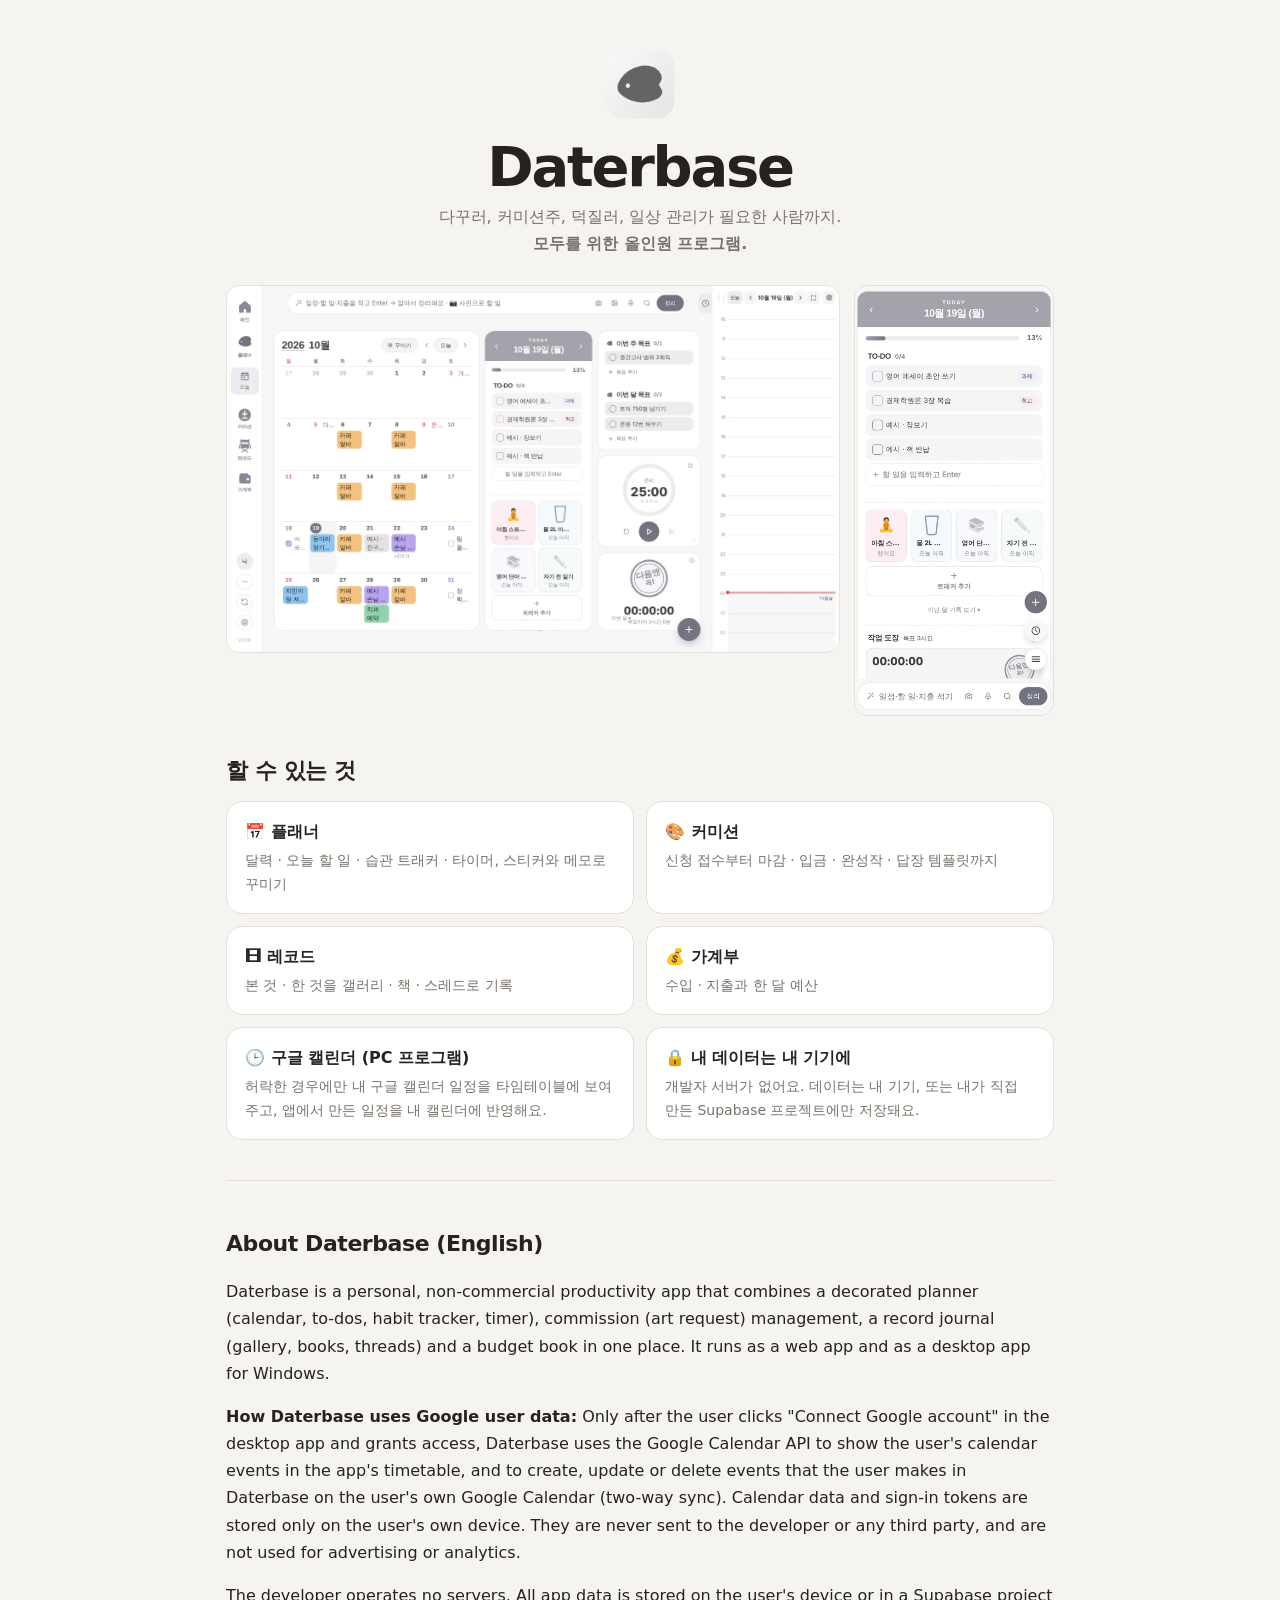
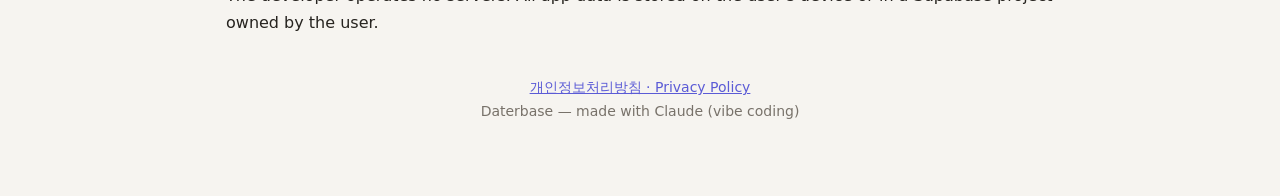
<file: daterbase/about/index.html>
<!doctype html>
<html lang="ko"><head><meta charset="utf-8"><meta name="viewport" content="width=device-width,initial-scale=1">
<title>Daterbase — 플래너 · 커미션 · 기록 · 가계부</title>
<meta name="description" content="Daterbase is a personal planner app combining a calendar, commission management, records and a budget book. 다꾸하듯 꾸미는 플래너에 커미션 관리, 기록, 가계부까지.">
<link rel="icon" href="../favicon.svg">
<style>
:root{--bg:#f6f4f0;--card:#fff;--fg:#26231f;--mut:#78726a;--line:#e6e1d9;--ac:#5b5bd6}
@media (prefers-color-scheme:dark){:root{--bg:#18171a;--card:#222126;--fg:#eceae6;--mut:#a29d96;--line:#34323a;--ac:#9a9af0}}
*{box-sizing:border-box}
body{margin:0;background:var(--bg);color:var(--fg);font:16px/1.7 "Pretendard Variable",Pretendard,-apple-system,"Apple SD Gothic Neo","Malgun Gothic",system-ui,sans-serif;word-break:keep-all;overflow-wrap:anywhere}
a{color:var(--ac)}
main{max-width:860px;margin:0 auto;padding:48px 16px 72px}
header{text-align:center;margin-bottom:28px}
header img{width:72px;height:72px;border-radius:18px}
h1{margin:10px 0 6px;font-size:clamp(36px,8vw,56px);line-height:1.05;letter-spacing:-.04em}
.lead{margin:0;color:var(--mut)}
h2{margin:36px 0 12px;font-size:22px;letter-spacing:-.02em}
.grid{display:grid;grid-template-columns:repeat(2,1fr);gap:12px}
.card{background:var(--card);border:1px solid var(--line);border-radius:16px;padding:16px 18px}
.card h3{margin:0 0 4px;font-size:16px}.card p{margin:0;color:var(--mut);font-size:14px}
figure{margin:0}figure img{display:block;width:100%;height:auto;border-radius:14px;border:1px solid var(--line)}
.shots{display:grid;grid-template-columns:1fr 200px;gap:14px;align-items:start}
.en{margin-top:40px;padding-top:8px;border-top:1px solid var(--line)}
footer{margin-top:40px;text-align:center;color:var(--mut);font-size:14px}
@media (max-width:640px){.grid,.shots{grid-template-columns:1fr}.shots figure:last-child{max-width:220px;margin:0 auto}}
</style></head>
<body><main>
<header>
  <img src="../icon-192.png" alt="Daterbase 아이콘">
  <h1>Daterbase</h1>
  <p class="lead">다꾸러, 커미션주, 덕질러, 일상 관리가 필요한 사람까지.<br><b>모두를 위한 올인원 프로그램.</b></p>
</header>

<div class="shots">
  <figure><img src="pc_planner.webp" alt="플래너 화면 (예시 데이터)"></figure>
  <figure><img src="m_today.webp" alt="폰 화면 (예시 데이터)"></figure>
</div>

<h2>할 수 있는 것</h2>
<div class="grid">
  <div class="card"><h3>📅 플래너</h3><p>달력 · 오늘 할 일 · 습관 트래커 · 타이머, 스티커와 메모로 꾸미기</p></div>
  <div class="card"><h3>🎨 커미션</h3><p>신청 접수부터 마감 · 입금 · 완성작 · 답장 템플릿까지</p></div>
  <div class="card"><h3>🎞 레코드</h3><p>본 것 · 한 것을 갤러리 · 책 · 스레드로 기록</p></div>
  <div class="card"><h3>💰 가계부</h3><p>수입 · 지출과 한 달 예산</p></div>
  <div class="card"><h3>🕒 구글 캘린더 (PC 프로그램)</h3><p>허락한 경우에만 내 구글 캘린더 일정을 타임테이블에 보여 주고, 앱에서 만든 일정을 내 캘린더에 반영해요.</p></div>
  <div class="card"><h3>🔒 내 데이터는 내 기기에</h3><p>개발자 서버가 없어요. 데이터는 내 기기, 또는 내가 직접 만든 Supabase 프로젝트에만 저장돼요.</p></div>
</div>

<section class="en" lang="en">
  <h2>About Daterbase (English)</h2>
  <p>Daterbase is a personal, non-commercial productivity app that combines a decorated planner (calendar, to-dos, habit tracker, timer), commission (art request) management, a record journal (gallery, books, threads) and a budget book in one place. It runs as a web app and as a desktop app for Windows.</p>
  <p><b>How Daterbase uses Google user data:</b> Only after the user clicks "Connect Google account" in the desktop app and grants access, Daterbase uses the Google Calendar API to show the user's calendar events in the app's timetable, and to create, update or delete events that the user makes in Daterbase on the user's own Google Calendar (two-way sync). Calendar data and sign-in tokens are stored only on the user's own device. They are never sent to the developer or any third party, and are not used for advertising or analytics.</p>
  <p>The developer operates no servers. All app data is stored on the user's device or in a Supabase project owned by the user.</p>
</section>

<footer>
  <a href="../privacy.html">개인정보처리방침 · Privacy Policy</a><br>
  Daterbase — made with Claude (vibe coding)
</footer>
</main></body></html>
</file>
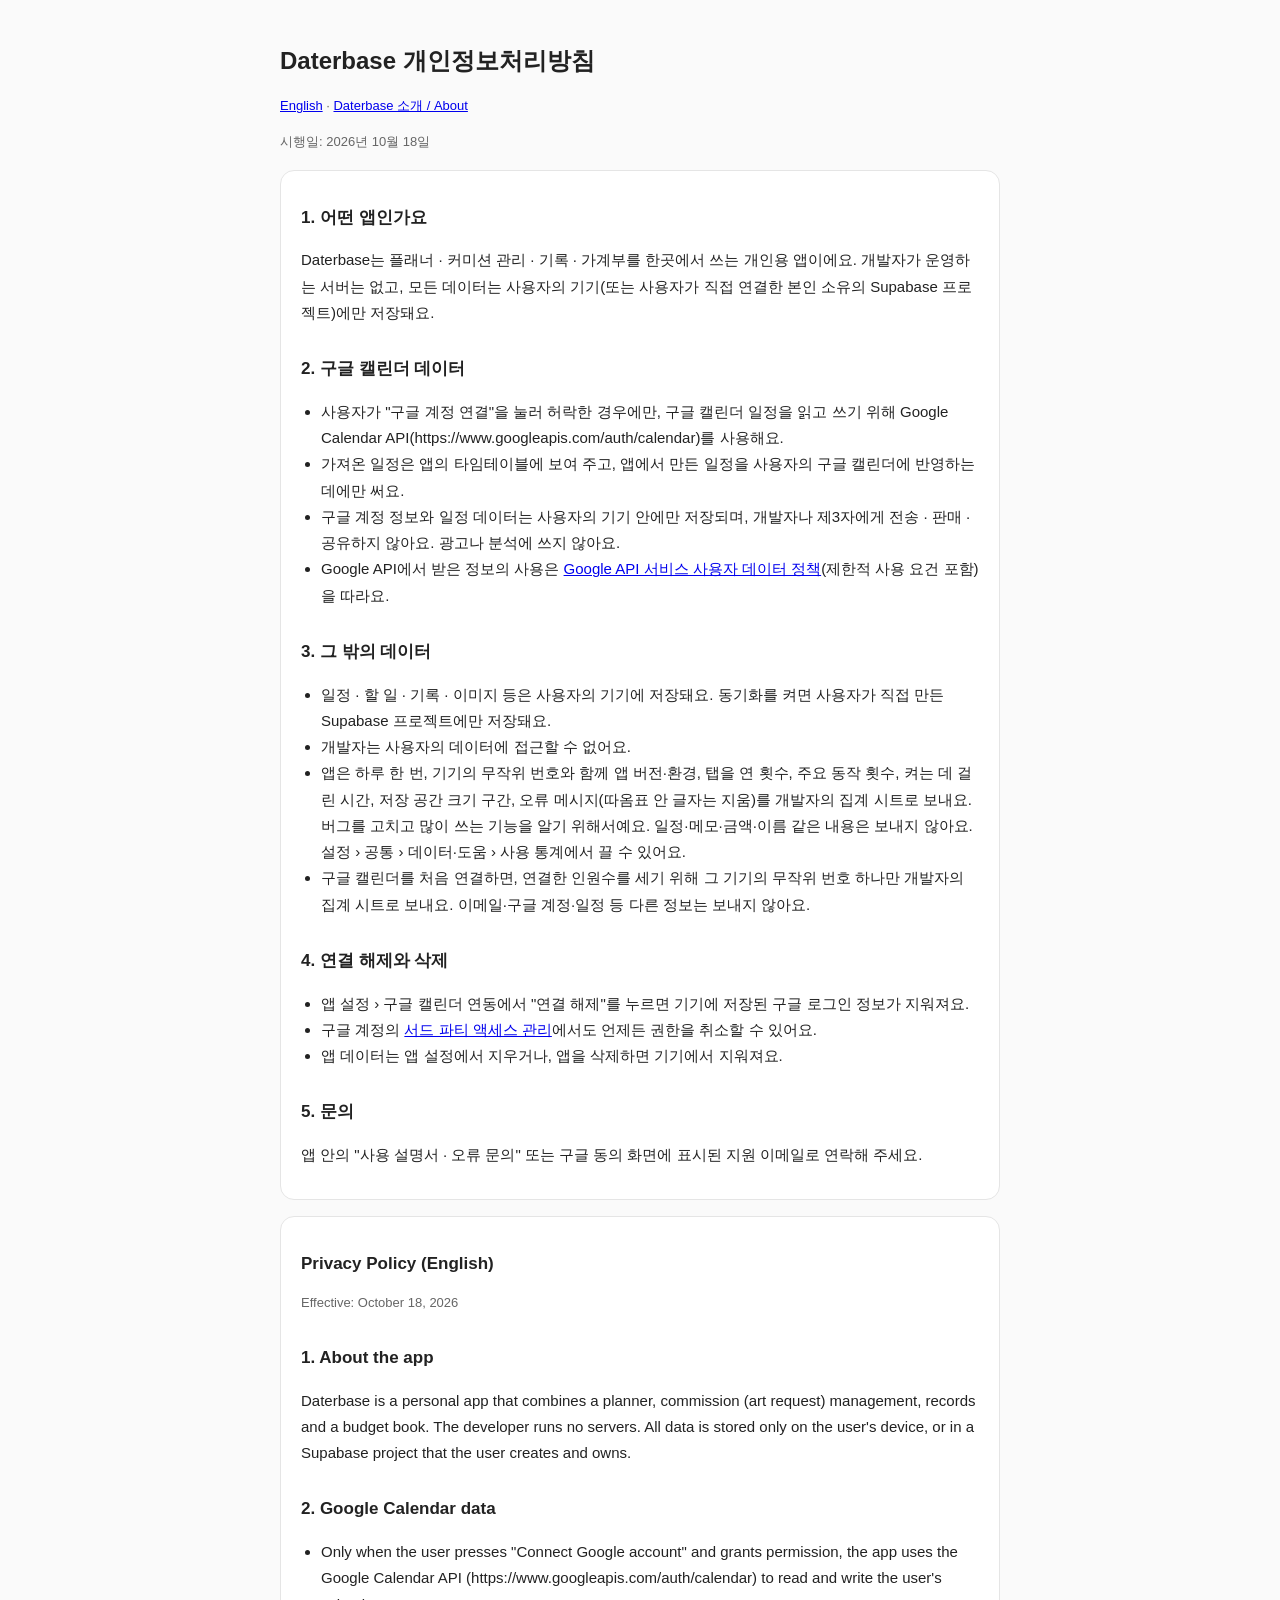
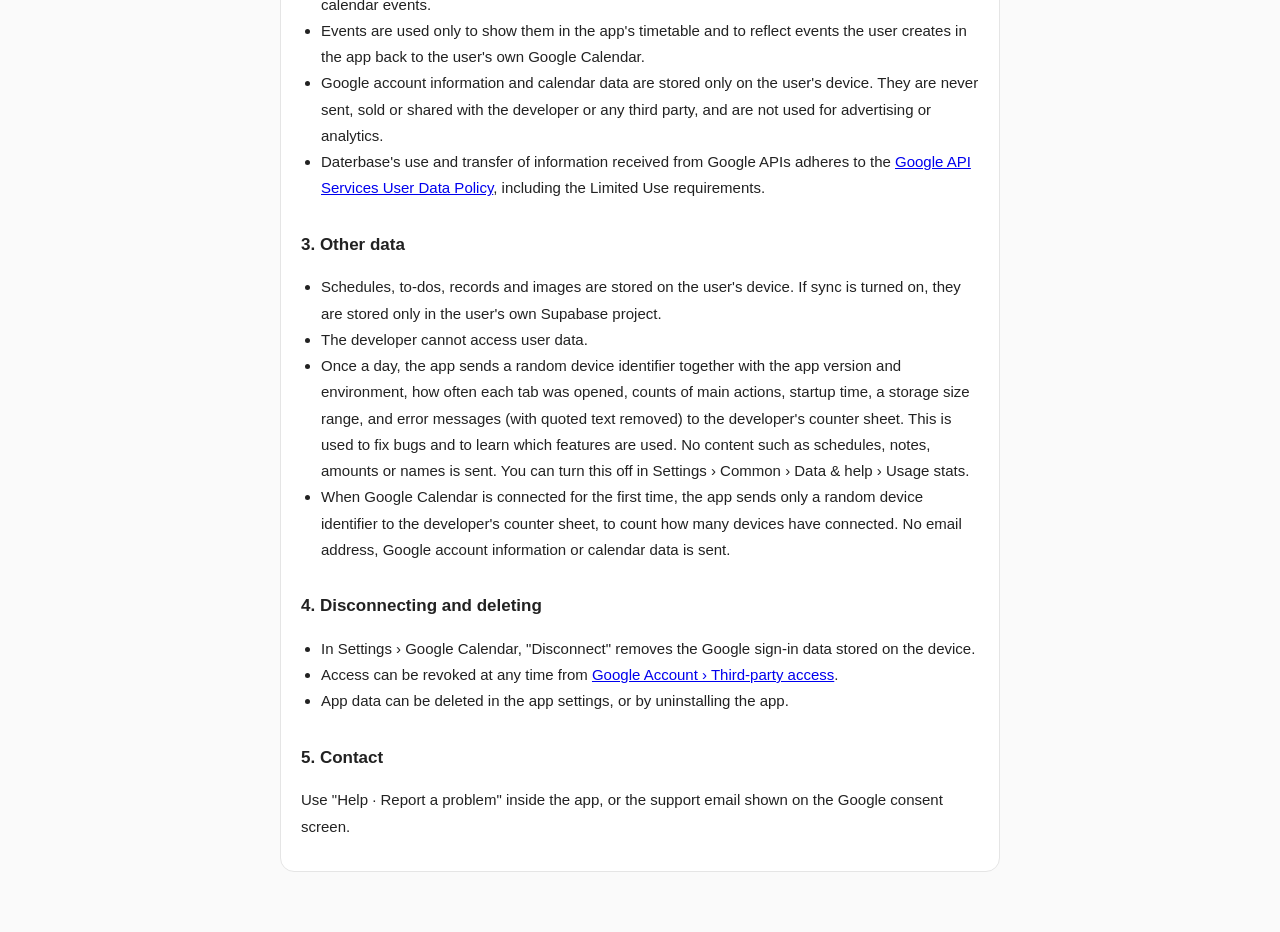
<file: daterbase/privacy.html>
<!doctype html>
<html lang="ko"><head><meta charset="utf-8"><meta name="viewport" content="width=device-width,initial-scale=1">
<title>Daterbase 개인정보처리방침</title>
<style>
:root{--bg:#fafafa;--fg:#222;--mut:#666;--card:#fff;--ln:#e5e5e5}
@media (prefers-color-scheme:dark){:root{--bg:#161616;--fg:#eee;--mut:#aaa;--card:#202020;--ln:#333}}
body{margin:0;background:var(--bg);color:var(--fg);font:15px/1.75 Pretendard,-apple-system,"Apple SD Gothic Neo","Malgun Gothic",sans-serif}
main{max-width:720px;margin:0 auto;padding:40px 16px 60px}
h1{font-size:24px;margin:0 0 4px}h2{font-size:17px;margin:28px 0 6px}
.mut{color:var(--mut);font-size:13px}section{background:var(--card);border:1px solid var(--ln);border-radius:14px;padding:4px 20px 16px;margin-top:16px}
ul{padding-left:20px}
</style></head><body><main>
<h1>Daterbase 개인정보처리방침</h1><p class="mut"><a href="#en">English</a> · <a href="./about/">Daterbase 소개 / About</a></p>
<p class="mut">시행일: 2026년 10월 18일</p>
<section>
<h2>1. 어떤 앱인가요</h2>
<p>Daterbase는 플래너 · 커미션 관리 · 기록 · 가계부를 한곳에서 쓰는 개인용 앱이에요. 개발자가 운영하는 서버는 없고, 모든 데이터는 사용자의 기기(또는 사용자가 직접 연결한 본인 소유의 Supabase 프로젝트)에만 저장돼요.</p>
<h2>2. 구글 캘린더 데이터</h2>
<ul>
<li>사용자가 "구글 계정 연결"을 눌러 허락한 경우에만, 구글 캘린더 일정을 읽고 쓰기 위해 Google Calendar API(https://www.googleapis.com/auth/calendar)를 사용해요.</li>
<li>가져온 일정은 앱의 타임테이블에 보여 주고, 앱에서 만든 일정을 사용자의 구글 캘린더에 반영하는 데에만 써요.</li>
<li>구글 계정 정보와 일정 데이터는 사용자의 기기 안에만 저장되며, 개발자나 제3자에게 전송 · 판매 · 공유하지 않아요. 광고나 분석에 쓰지 않아요.</li>
<li>Google API에서 받은 정보의 사용은 <a href="https://developers.google.com/terms/api-services-user-data-policy">Google API 서비스 사용자 데이터 정책</a>(제한적 사용 요건 포함)을 따라요.</li>
</ul>
<h2>3. 그 밖의 데이터</h2>
<ul>
<li>일정 · 할 일 · 기록 · 이미지 등은 사용자의 기기에 저장돼요. 동기화를 켜면 사용자가 직접 만든 Supabase 프로젝트에만 저장돼요.</li>
<li>개발자는 사용자의 데이터에 접근할 수 없어요.</li>
<li>앱은 하루 한 번, 기기의 무작위 번호와 함께 앱 버전·환경, 탭을 연 횟수, 주요 동작 횟수, 켜는 데 걸린 시간, 저장 공간 크기 구간, 오류 메시지(따옴표 안 글자는 지움)를 개발자의 집계 시트로 보내요. 버그를 고치고 많이 쓰는 기능을 알기 위해서예요. 일정·메모·금액·이름 같은 내용은 보내지 않아요. 설정 › 공통 › 데이터·도움 › 사용 통계에서 끌 수 있어요.</li>
<li>구글 캘린더를 처음 연결하면, 연결한 인원수를 세기 위해 그 기기의 무작위 번호 하나만 개발자의 집계 시트로 보내요. 이메일·구글 계정·일정 등 다른 정보는 보내지 않아요.</li>
</ul>
<h2>4. 연결 해제와 삭제</h2>
<ul>
<li>앱 설정 › 구글 캘린더 연동에서 "연결 해제"를 누르면 기기에 저장된 구글 로그인 정보가 지워져요.</li>
<li>구글 계정의 <a href="https://myaccount.google.com/permissions">서드 파티 액세스 관리</a>에서도 언제든 권한을 취소할 수 있어요.</li>
<li>앱 데이터는 앱 설정에서 지우거나, 앱을 삭제하면 기기에서 지워져요.</li>
</ul>
<h2>5. 문의</h2>
<p>앱 안의 "사용 설명서 · 오류 문의" 또는 구글 동의 화면에 표시된 지원 이메일로 연락해 주세요.</p>
</section>
<section id="en" lang="en">
<h2>Privacy Policy (English)</h2>
<p class="mut">Effective: October 18, 2026</p>
<h2>1. About the app</h2>
<p>Daterbase is a personal app that combines a planner, commission (art request) management, records and a budget book. The developer runs no servers. All data is stored only on the user's device, or in a Supabase project that the user creates and owns.</p>
<h2>2. Google Calendar data</h2>
<ul>
<li>Only when the user presses "Connect Google account" and grants permission, the app uses the Google Calendar API (https://www.googleapis.com/auth/calendar) to read and write the user's calendar events.</li>
<li>Events are used only to show them in the app's timetable and to reflect events the user creates in the app back to the user's own Google Calendar.</li>
<li>Google account information and calendar data are stored only on the user's device. They are never sent, sold or shared with the developer or any third party, and are not used for advertising or analytics.</li>
<li>Daterbase's use and transfer of information received from Google APIs adheres to the <a href="https://developers.google.com/terms/api-services-user-data-policy">Google API Services User Data Policy</a>, including the Limited Use requirements.</li>
</ul>
<h2>3. Other data</h2>
<ul>
<li>Schedules, to-dos, records and images are stored on the user's device. If sync is turned on, they are stored only in the user's own Supabase project.</li>
<li>The developer cannot access user data.</li>
<li>Once a day, the app sends a random device identifier together with the app version and environment, how often each tab was opened, counts of main actions, startup time, a storage size range, and error messages (with quoted text removed) to the developer's counter sheet. This is used to fix bugs and to learn which features are used. No content such as schedules, notes, amounts or names is sent. You can turn this off in Settings › Common › Data &amp; help › Usage stats.</li>
<li>When Google Calendar is connected for the first time, the app sends only a random device identifier to the developer's counter sheet, to count how many devices have connected. No email address, Google account information or calendar data is sent.</li>
</ul>
<h2>4. Disconnecting and deleting</h2>
<ul>
<li>In Settings › Google Calendar, "Disconnect" removes the Google sign-in data stored on the device.</li>
<li>Access can be revoked at any time from <a href="https://myaccount.google.com/permissions">Google Account › Third-party access</a>.</li>
<li>App data can be deleted in the app settings, or by uninstalling the app.</li>
</ul>
<h2>5. Contact</h2>
<p>Use "Help · Report a problem" inside the app, or the support email shown on the Google consent screen.</p>
</section>
</main></body></html>
</file>
